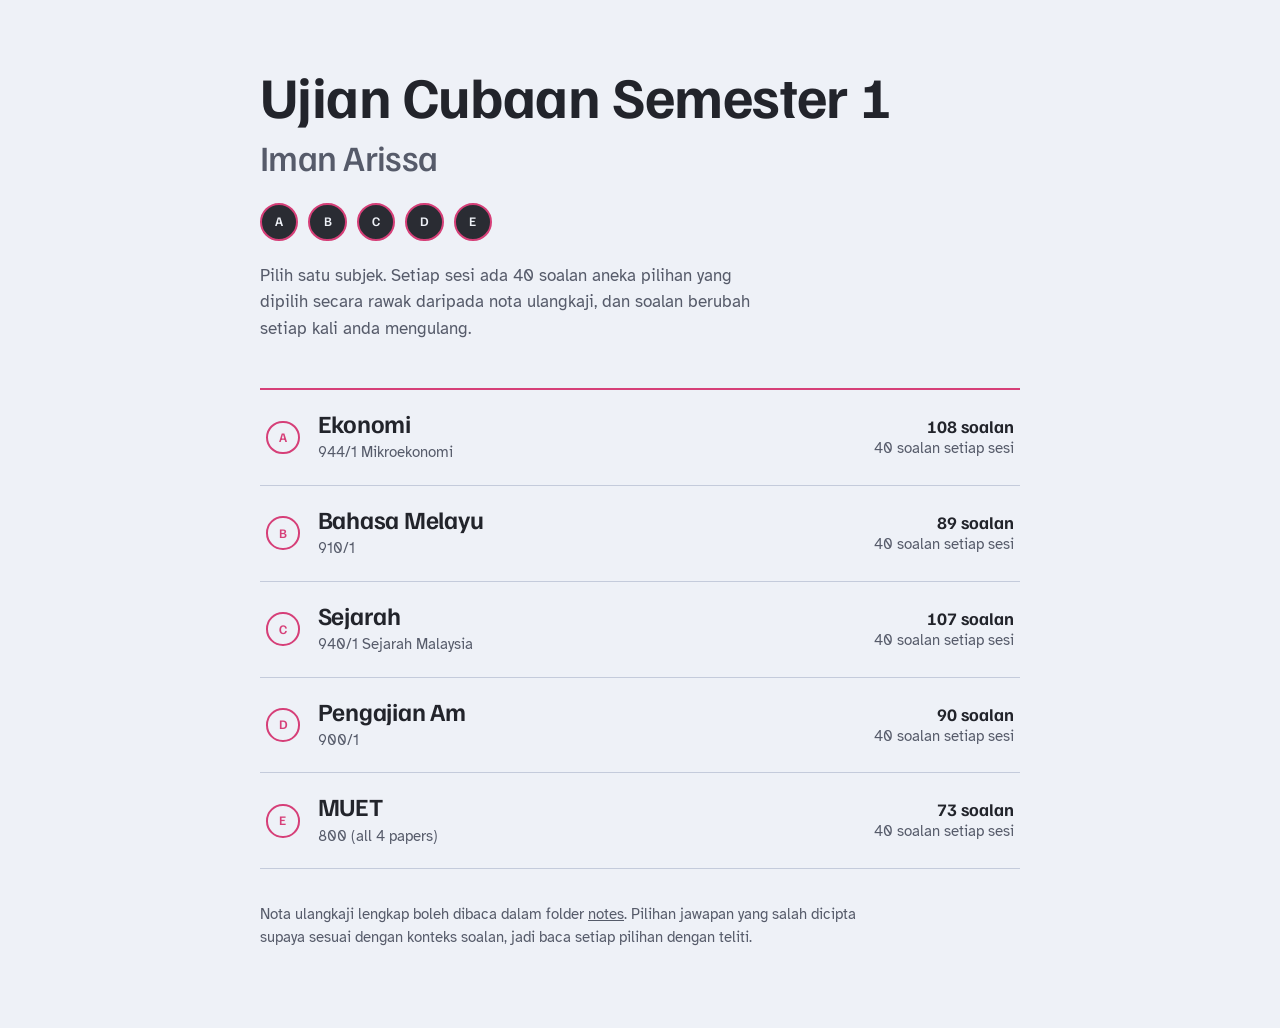
<file: index.html>
<!doctype html>
<html lang="ms">
<head>
  <meta charset="utf-8">
  <meta name="viewport" content="width=device-width, initial-scale=1">
  <title>Ujian Cubaan Semester 1 Iman Arissa</title>
  <meta name="description" content="Ujian cubaan STPM Penggal 1 dan MUET: 40 soalan aneka pilihan setiap sesi, berasaskan nota ulangkaji.">
  <link rel="preconnect" href="https://fonts.googleapis.com">
  <link rel="preconnect" href="https://fonts.gstatic.com" crossorigin>
  <link href="https://fonts.googleapis.com/css2?family=Atkinson+Hyperlegible:wght@400;700&family=Familjen+Grotesk:wght@500;600;700&display=swap" rel="stylesheet">
  <link rel="stylesheet" href="css/style.css">
</head>
<body>
  <main class="wrap">
    <header class="hero">
      <h1>Ujian Cubaan Semester 1<span class="name">Iman Arissa</span></h1>
      <div class="sheet-row" aria-hidden="true">
        <span class="bubble" style="--i:0">A</span><span class="bubble" style="--i:1">B</span><span class="bubble" style="--i:2">C</span><span class="bubble" style="--i:3">D</span><span class="bubble" style="--i:4">E</span>
      </div>
      <p class="lead">Pilih satu subjek. Setiap sesi ada 40 soalan aneka pilihan yang dipilih secara rawak daripada nota ulangkaji, dan soalan berubah setiap kali anda mengulang.</p>
    </header>

    <ul class="subjects" id="subjects"></ul>

    <p class="foot">Nota ulangkaji lengkap boleh dibaca dalam folder <a href="notes/README.md">notes</a>. Pilihan jawapan yang salah dicipta supaya sesuai dengan konteks soalan, jadi baca setiap pilihan dengan teliti.</p>
  </main>

  <script src="data/ekonomi.js"></script>
  <script src="data/bm.js"></script>
  <script src="data/sejarah.js"></script>
  <script src="data/pengajianam.js"></script>
  <script src="data/muet.js"></script>
  <script src="js/home.js"></script>
</body>
</html>
</file>
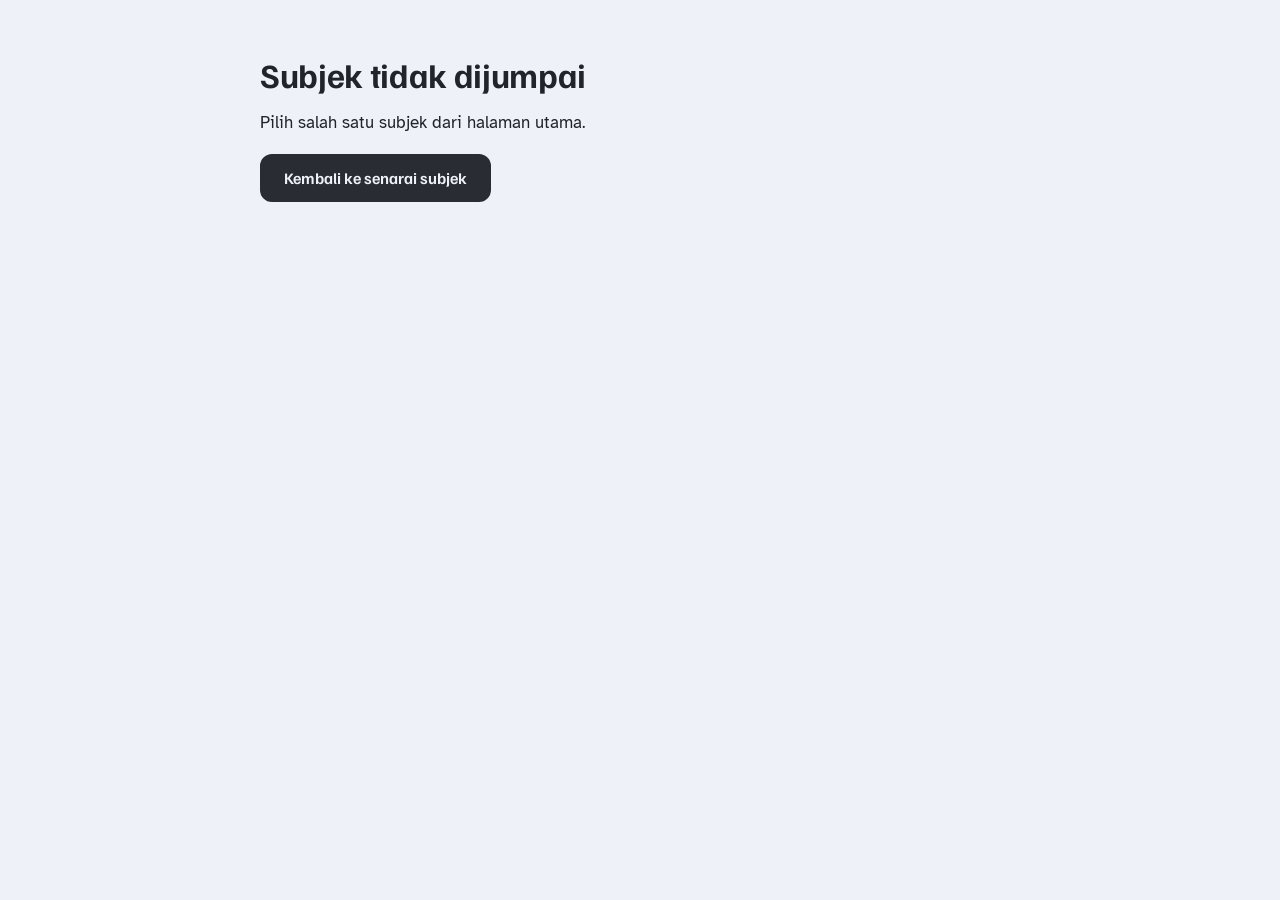
<file: quiz.html>
<!doctype html>
<html lang="ms">
<head>
  <meta charset="utf-8">
  <meta name="viewport" content="width=device-width, initial-scale=1">
  <title>Kuiz | Ujian Cubaan Semester 1 Iman Arissa</title>
  <link rel="preconnect" href="https://fonts.googleapis.com">
  <link rel="preconnect" href="https://fonts.gstatic.com" crossorigin>
  <link href="https://fonts.googleapis.com/css2?family=Atkinson+Hyperlegible:wght@400;700&family=Familjen+Grotesk:wght@500;600;700&display=swap" rel="stylesheet">
  <link rel="stylesheet" href="css/style.css">
</head>
<body>
  <main class="wrap" id="app" aria-live="polite">
    <p>Memuatkan soalan…</p>
  </main>
  <script src="js/quiz.js"></script>
</body>
</html>
</file>
<file: css/style.css>
/* Ujian Cubaan Semester 1 Iman Arissa
   Tema: helaian jawapan OMR. Gelembung pensel 2B, tanda cetakan merah jambu. */
:root {
  --sheet: #eef1f7;
  --sheet-2: #e3e8f2;
  --card: #fbfcfe;
  --ink: #22242b;
  --ink-soft: #565b6a;
  --print: #d63f78;       /* warna cetakan borang OMR */
  --pencil: #2a2c33;      /* isian pensel 2B */
  --ok: #1b7f52;
  --ok-bg: #dff3e8;
  --bad: #a8231d;
  --bad-bg: #f9e0dd;
  --line: #c4cbdb;
  --focus: #3157d5;
  --radius: 14px;
  --display: "Familjen Grotesk", "Segoe UI", system-ui, sans-serif;
  --body: "Atkinson Hyperlegible", "Segoe UI", system-ui, sans-serif;
}
@media (prefers-color-scheme: dark) {
  :root:not([data-theme="light"]) {
    --sheet: #15171d;
    --sheet-2: #1d2029;
    --card: #1b1e26;
    --ink: #eceef4;
    --ink-soft: #a5abbb;
    --print: #f0689a;
    --pencil: #eceef4;
    --ok: #5fd196;
    --ok-bg: #173526;
    --bad: #ff8a80;
    --bad-bg: #3b1d1b;
    --line: #333847;
    --focus: #8ba6ff;
  }
}
* { box-sizing: border-box; }
html { -webkit-text-size-adjust: 100%; }
body {
  margin: 0;
  min-height: 100vh;
  background: var(--sheet);
  color: var(--ink);
  font-family: var(--body);
  font-size: 1.0625rem;
  line-height: 1.55;
}
.wrap { width: min(760px, 100% - 32px); margin-inline: auto; padding-block: 28px 64px; }
:focus-visible { outline: 3px solid var(--focus); outline-offset: 3px; border-radius: 8px; }
a { color: inherit; }
h1, h2, h3 { font-family: var(--display); line-height: 1.1; margin: 0; letter-spacing: -0.01em; }

/* Gelembung */
.bubble {
  flex: none;
  width: 2.1rem; height: 2.1rem;
  border: 2px solid var(--print);
  border-radius: 50%;
  display: inline-grid; place-items: center;
  font: 600 0.82rem/1 var(--display);
  color: var(--print);
  background: transparent;
  transition: background .18s, color .18s, border-color .18s;
}
.bubble.filled { background: var(--pencil); border-color: var(--pencil); color: var(--sheet); }

/* ====== Halaman utama ====== */
.hero { padding-block: 36px 28px; }
.hero h1 { font-size: clamp(2.1rem, 7.2vw, 3.6rem); font-weight: 700; text-wrap: balance; }
.hero .name { display: block; color: var(--ink-soft); font-weight: 500; font-size: 0.62em; margin-top: 10px; }
.sheet-row { display: flex; gap: 10px; margin-top: 26px; }
.sheet-row .bubble { width: 2.4rem; height: 2.4rem; }
.hero .lead { margin: 22px 0 0; max-width: 46ch; color: var(--ink-soft); }

.subjects { list-style: none; margin: 18px 0 0; padding: 0; border-top: 2px solid var(--print); }
.subjects li { border-bottom: 1px solid var(--line); }
.subject {
  display: flex; align-items: center; gap: 18px;
  padding: 20px 6px;
  text-decoration: none;
  min-height: 84px;
}
.subject .meta { flex: 1; min-width: 0; }
.subject h2 { font-size: 1.55rem; font-weight: 650; }
.subject .code { color: var(--ink-soft); font-size: 0.95rem; margin-top: 4px; }
.subject .side { text-align: right; font-size: 0.92rem; color: var(--ink-soft); }
.subject .side strong { display: block; font: 700 1.1rem var(--display); color: var(--ink); }
.subject:hover .bubble, .subject:focus-visible .bubble { background: var(--pencil); border-color: var(--pencil); color: var(--sheet); }
.subject:hover h2 { text-decoration: underline; text-decoration-thickness: 2px; text-underline-offset: 5px; text-decoration-color: var(--print); }
.foot { margin-top: 34px; color: var(--ink-soft); font-size: 0.93rem; max-width: 60ch; }

/* ====== Halaman kuiz ====== */
.topbar { display: flex; align-items: center; justify-content: space-between; gap: 12px; margin-bottom: 18px; }
.topbar a.back { text-decoration: none; padding: 8px 12px; margin-left: -12px; border-radius: 10px; font-weight: 600; }
.topbar a.back:hover { background: var(--sheet-2); }
.topbar .who { font: 600 0.95rem var(--display); color: var(--ink-soft); text-align: right; }
.qtitle { font-size: 1.5rem; font-weight: 700; }
.qcode { color: var(--ink-soft); font-size: 0.95rem; }

.strip { display: grid; grid-template-columns: repeat(20, 1fr); gap: 4px; margin: 18px 0 24px; }
.strip i {
  aspect-ratio: 1; border-radius: 50%;
  border: 1.5px solid var(--line);
  background: transparent;
}
.strip i.done { background: var(--pencil); border-color: var(--pencil); }
.strip i.now { border-color: var(--print); box-shadow: 0 0 0 2px var(--print); }
.strip i.right { background: var(--ok); border-color: var(--ok); }
.strip i.wrong { background: var(--bad); border-color: var(--bad); }

.counter { display: flex; justify-content: space-between; align-items: baseline; font-family: var(--display); font-weight: 600; }
.counter .topic { color: var(--ink-soft); font-weight: 500; font-size: 0.95rem; }

.card { background: var(--card); border: 1px solid var(--line); border-radius: var(--radius); padding: 24px 22px; margin-top: 12px; }
.question { font: 600 clamp(1.2rem, 4.2vw, 1.5rem)/1.35 var(--display); margin: 0 0 20px; letter-spacing: 0; }

.options { list-style: none; margin: 0; padding: 0; display: grid; gap: 10px; }
.option {
  width: 100%; text-align: left; cursor: pointer;
  display: flex; gap: 14px; align-items: flex-start;
  padding: 14px 14px;
  background: transparent; color: inherit;
  border: 1.5px solid var(--line); border-radius: 12px;
  font: inherit;
}
.option:hover:not(:disabled) { border-color: var(--pencil); background: var(--sheet); }
.option:disabled { cursor: default; }
.option .txt { padding-top: 3px; }
.option.right { border-color: var(--ok); background: var(--ok-bg); }
.option.right .bubble { background: var(--ok); border-color: var(--ok); color: #fff; }
.option.wrong { border-color: var(--bad); background: var(--bad-bg); }
.option.wrong .bubble { background: var(--bad); border-color: var(--bad); color: #fff; }
.option.picked .bubble { background: var(--pencil); border-color: var(--pencil); color: var(--sheet); }
.option.wrong.picked .bubble { background: var(--bad); border-color: var(--bad); color: #fff; }
.option:disabled { color: var(--ink); }
.option.right.picked .bubble { background: var(--ok); border-color: var(--ok); color: #fff; }

.feedback { min-height: 3.2rem; margin: 16px 0 0; font-weight: 600; }
.feedback.ok { color: var(--ok); }
.feedback.bad { color: var(--bad); }
.feedback span { display: block; font-weight: 400; color: var(--ink); margin-top: 2px; }

.btn {
  display: inline-flex; align-items: center; justify-content: center;
  min-height: 48px; padding: 0 22px; border-radius: 12px;
  font: 650 1rem var(--display); cursor: pointer; text-decoration: none;
  border: 2px solid var(--pencil); background: var(--pencil); color: var(--sheet);
}
.btn:hover { opacity: .9; }
.btn.ghost { background: transparent; color: var(--ink); }
.btn:disabled { opacity: .35; cursor: not-allowed; }
.actions { display: flex; flex-wrap: wrap; gap: 12px; margin-top: 18px; }

/* ====== Keputusan ====== */
.result { text-align: left; }
.score { display: flex; flex-wrap: wrap; align-items: baseline; gap: 6px 28px; margin: 6px 0 4px; }
.score .big { font: 700 clamp(4rem, 17vw, 7rem)/1 var(--display); letter-spacing: -0.03em; }
.score .big small { font-size: 0.5em; color: var(--ink-soft); font-weight: 500; }
.score .pct { font: 700 clamp(2rem, 8vw, 3rem)/1 var(--display); color: var(--print); }
.verdict { font-size: 1.15rem; max-width: 48ch; margin: 8px 0 0; }
.topics { margin: 28px 0 0; padding: 0; list-style: none; display: grid; gap: 12px; }
.topics li { display: grid; grid-template-columns: 1fr auto; gap: 4px 12px; font-size: 0.97rem; }
.topics .bar { grid-column: 1 / -1; height: 8px; background: var(--sheet-2); border-radius: 99px; overflow: hidden; }
.topics .bar b { display: block; height: 100%; background: var(--print); border-radius: 99px; }
.review h3 { font-size: 1.25rem; margin: 34px 0 10px; }
.review ol { padding-left: 1.2rem; margin: 0; display: grid; gap: 18px; }
.review li p { margin: 0 0 6px; font-weight: 600; }
.review .yours { color: var(--bad); }
.review .right { color: var(--ok); }
.review .yours, .review .right { font-size: 0.97rem; margin: 0; }
.empty { background: var(--ok-bg); border-radius: 12px; padding: 14px 16px; color: var(--ok); font-weight: 600; }

.error { padding: 28px 0; }

@media (max-width: 520px) {
  .card { padding: 18px 14px; }
  .subject { gap: 12px; padding: 18px 2px; }
  .subject h2 { font-size: 1.3rem; }
  .sheet-row .bubble { width: 2.1rem; height: 2.1rem; }
  .strip { gap: 3px; }
}
@keyframes fillin { from { background: transparent; color: var(--print); } to { background: var(--pencil); color: var(--sheet); } }
.sheet-row .bubble { animation: fillin .35s ease forwards; animation-delay: calc(var(--i) * 0.28s + 0.3s); border-color: var(--print); }
.sheet-row .bubble { animation-fill-mode: both; }
@media (prefers-reduced-motion: reduce) {
  * { transition: none !important; animation: none !important; }
  .sheet-row .bubble { background: var(--pencil); color: var(--sheet); border-color: var(--pencil); }
}
</file>
